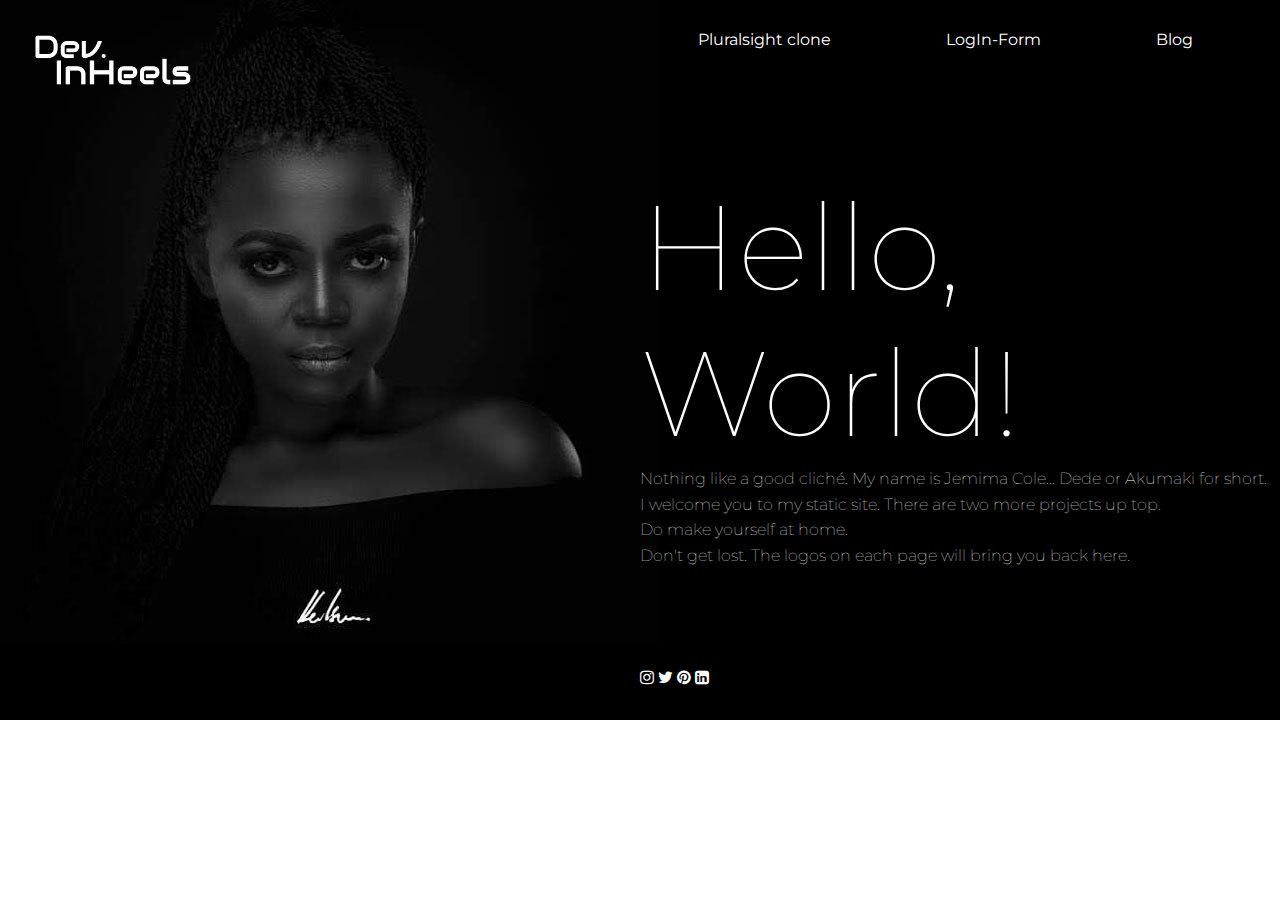
<file: index.html>
<!DOCTYPE html>
<html lang="en">
<head>
    <meta charset="UTF-8">
    <meta name="viewport" content="width=device-width, initial-scale=1.0">
    <meta http-equiv="X-UA-Compatible" content="ie=edge">
    <title>Home</title>
    <link rel="stylesheet" href="style.css">
    <link href="https://fonts.googleapis.com/css?family=Montserrat:200,400,700,900&display=swap" rel="stylesheet">
    <link rel="icon" href="favicon.ico">
    <link rel="stylesheet" href="https://cdnjs.cloudflare.com/ajax/libs/font-awesome/4.7.0/css/font-awesome.min.css">

</head>
<body>
    <header>
        <div class="header">
            <div class="logo">
                <a href="index.html"><img src="img/logo.png" alt=""></a>
            </div>
            <div class="navlink">
                <ul>
                    <li><a href="pluralsight.html">Pluralsight clone</a></li>
                    <!-- <li><a href="#">Spotify-Landing-page</a></li> -->
                    <li><a href="form.html">LogIn-Form</a></li>
                    <li><a href="Blog.html">Blog</a></li>
                </ul>
            </div>
        </div>
    </header>

    <main>
        <div class="mainText">
            <h1>Hello,</h1>
            <h1>World!</h1>

            <p>Nothing like a good cliché. My name is Jemima Cole... Dede or Akumaki for short.</p>
            <p>I welcome you to my static site. There are two more projects up top.<br> Do make yourself at home.</p>
            <p>Don't get lost. The logos on each page will bring you back here. </p>
        </div>

        <div class="name">
            <div class="name1">
                <h2></h2>
                
            </div>
        </div>

        <div>
            <a href="https://www.instagram.com/akumakkki/"><i class="fa fa-instagram" aria-hidden="true"></i></a>
			<a href="https://twitter.com/Akumakki"><i class="fa fa-twitter" aria-hidden="true"></i></a>
			<i class="fa fa-pinterest" aria-hidden="true"></i>
			<a href="https://www.linkedin.com/in/jemima-cole-08a5301a1/ "><i class="fa fa-linkedin-square" aria-hidden="true"></i></a>
        </div>
            

    </main>
            
</body>
</html>
</file>
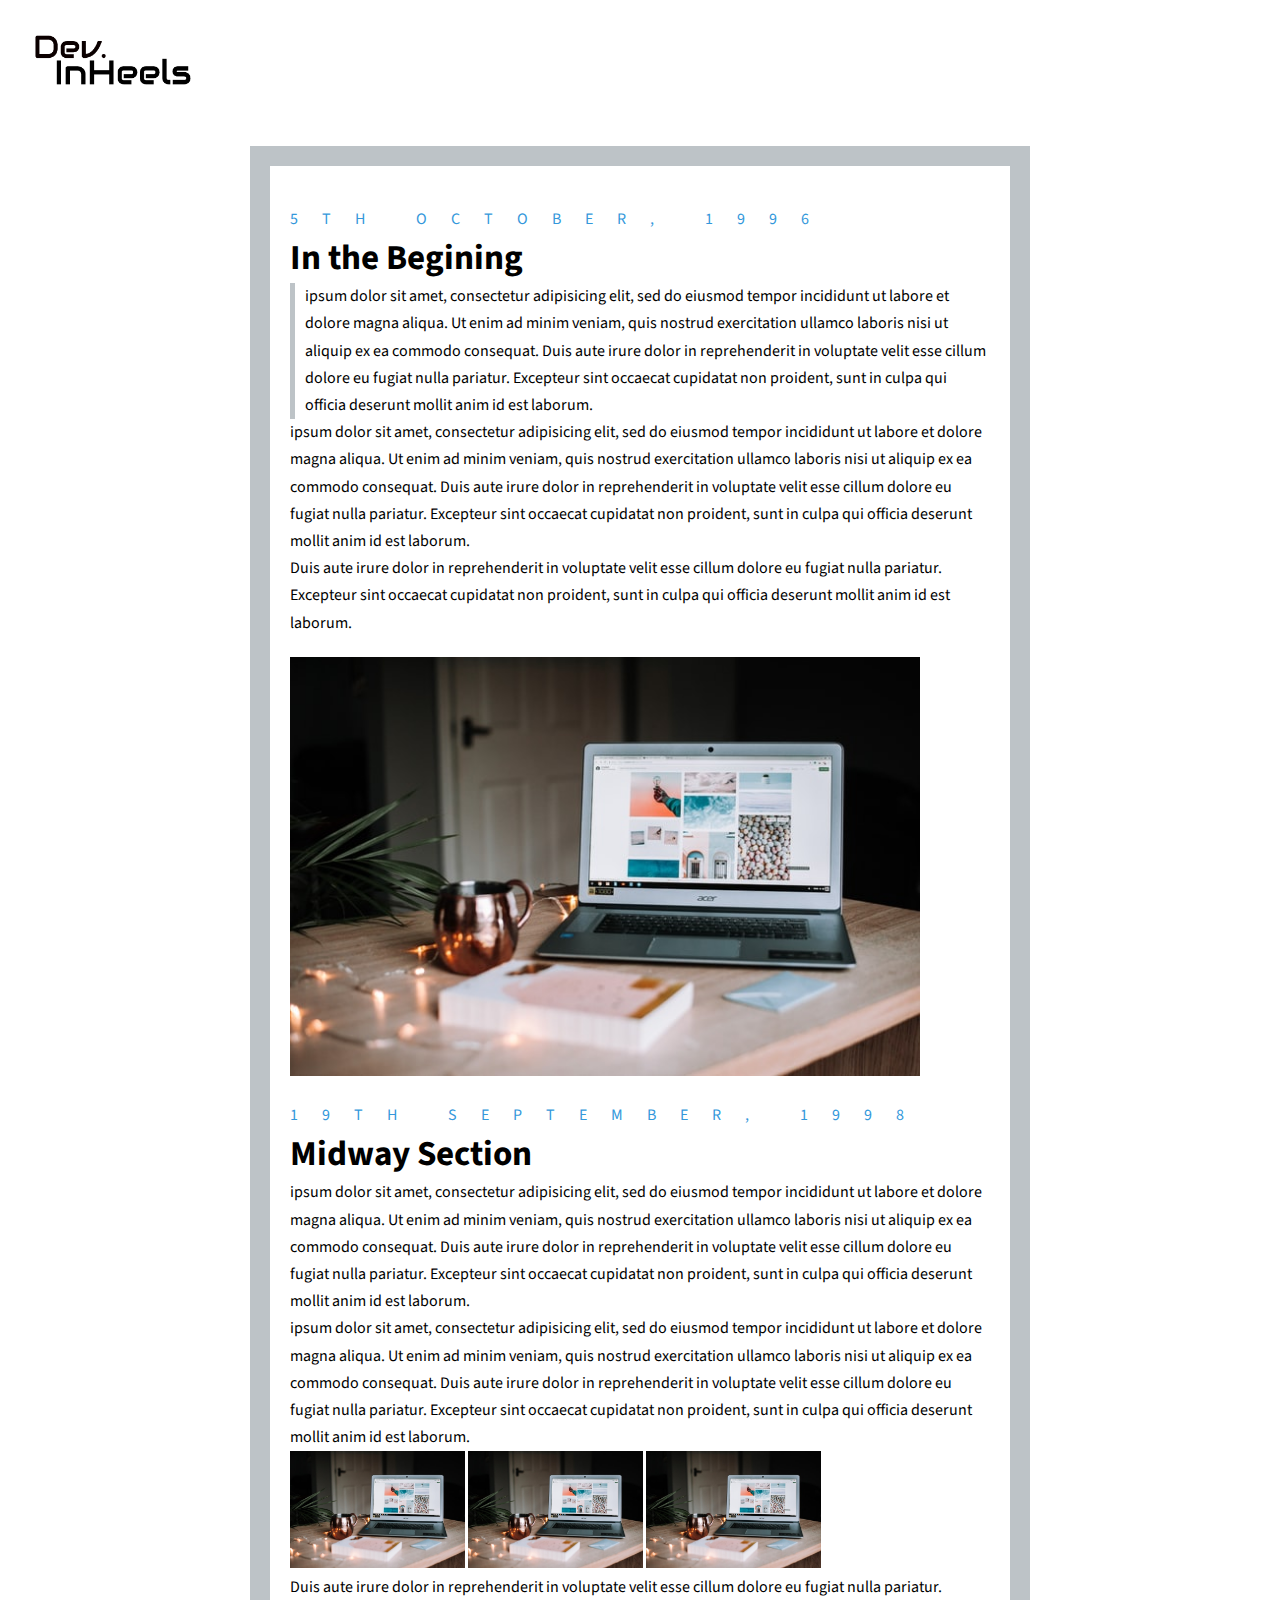
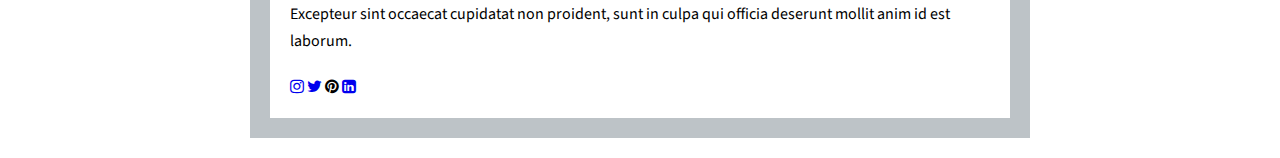
<file: Blog.html>
<!DOCTYPE html>
<html>
<head>
	<title>First Blog</title>

	<!-- css -->
	<!-- <link rel="stylesheet" type="text/css" href="css/Blog.css"> -->
	<link rel="stylesheet" type="text/css" href="Blog.css">

	<!-- icon -->
	<link rel="stylesheet" href="https://cdnjs.cloudflare.com/ajax/libs/font-awesome/4.7.0/css/font-awesome.min.css">

	<!-- Font -->
	<link href="https://fonts.googleapis.com/css2?family=Source+Sans+Pro:wght@200&display=swap" rel="stylesheet">

</head>
<body>

		<header>
			<div class="header">
				<div class="logo">
					<a href="index.html"><img src="img/ami.png" alt=""></a>
				</div>
				<!-- <div class="navlink">
					<ul>
						<li><a href="pluralsight.html">Pluralsight clone</a></li>
						<li><a href="#">Spotify-Landing-page</a></li>
						<li><a href="form.html">Log-in</a></li>
						<li><a href="#">Blog</a></li>
					</ul>
				</div> -->
			</div>
		</header>


		<div class="big-container">
			<div class="post">

				<p class="date">5th october, 1996</p>

				<h2> In the Begining</h2>
					<p class="quote" >ipsum dolor sit amet, consectetur adipisicing elit, sed do eiusmod
					tempor incididunt ut labore et dolore magna aliqua. Ut enim ad minim veniam,
					quis nostrud exercitation ullamco laboris nisi ut aliquip ex ea commodo
					consequat. Duis aute irure dolor in reprehenderit in voluptate velit esse
					cillum dolore eu fugiat nulla pariatur. Excepteur sint occaecat cupidatat non
					proident, sunt in culpa qui officia deserunt mollit anim id est laborum.</p>

					<p>ipsum dolor sit amet, consectetur adipisicing elit, sed do eiusmod
					tempor incididunt ut labore et dolore magna aliqua. Ut enim ad minim veniam,
					quis nostrud exercitation ullamco laboris nisi ut aliquip ex ea commodo
					consequat. Duis aute irure dolor in reprehenderit in voluptate velit esse
					cillum dolore eu fugiat nulla pariatur. Excepteur sint occaecat cupidatat non
					proident, sunt in culpa qui officia deserunt mollit anim id est laborum.</p>


					<p>Duis aute irure dolor in reprehenderit in voluptate velit esse
					cillum dolore eu fugiat nulla pariatur. Excepteur sint occaecat cupidatat non
					proident, sunt in culpa qui officia deserunt mollit anim id est laborum.</p>


			</div>


			<div>
				<img src="img/blog.jpg" width="90%">
			</div>
					

			<div class="post">


					<p class="date">19th September, 1998</p>

				<h2>Midway Section</h2>
					<p>ipsum dolor sit amet, consectetur adipisicing elit, sed do eiusmod
					tempor incididunt ut labore et dolore magna aliqua. Ut enim ad minim veniam,
					quis nostrud exercitation ullamco laboris nisi ut aliquip ex ea commodo
					consequat. Duis aute irure dolor in reprehenderit in voluptate velit esse
					cillum dolore eu fugiat nulla pariatur. Excepteur sint occaecat cupidatat non
					proident, sunt in culpa qui officia deserunt mollit anim id est laborum.</p>
					
					<p>ipsum dolor sit amet, consectetur adipisicing elit, sed do eiusmod
					tempor incididunt ut labore et dolore magna aliqua. Ut enim ad minim veniam,
					quis nostrud exercitation ullamco laboris nisi ut aliquip ex ea commodo
					consequat. Duis aute irure dolor in reprehenderit in voluptate velit esse
					cillum dolore eu fugiat nulla pariatur. Excepteur sint occaecat cupidatat non
					proident, sunt in culpa qui officia deserunt mollit anim id est laborum.</p>

					<div class="img">
						<img src="img/blog.jpg" width="25%">
						<img src="img/blog.jpg" width="25%">
						<img src="img/blog.jpg" width="25%">
					</div>

					<p>Duis aute irure dolor in reprehenderit in voluptate velit esse
					cillum dolore eu fugiat nulla pariatur. Excepteur sint occaecat cupidatat non
					proident, sunt in culpa qui officia deserunt mollit anim id est laborum.</p>


			</div>
			<a href="https://www.instagram.com/akumakkki/"><i class="fa fa-instagram" aria-hidden="true"></i></a>
			<a href="https://twitter.com/Akumakki"><i class="fa fa-twitter" aria-hidden="true"></i></a>
			<i class="fa fa-pinterest" aria-hidden="true"></i>
			<a href="https://www.linkedin.com/in/jemima-cole-08a5301a1/ "><i class="fa fa-linkedin-square" aria-hidden="true"></i></a>
		</div>
	
	












</body>
</html>
</file>
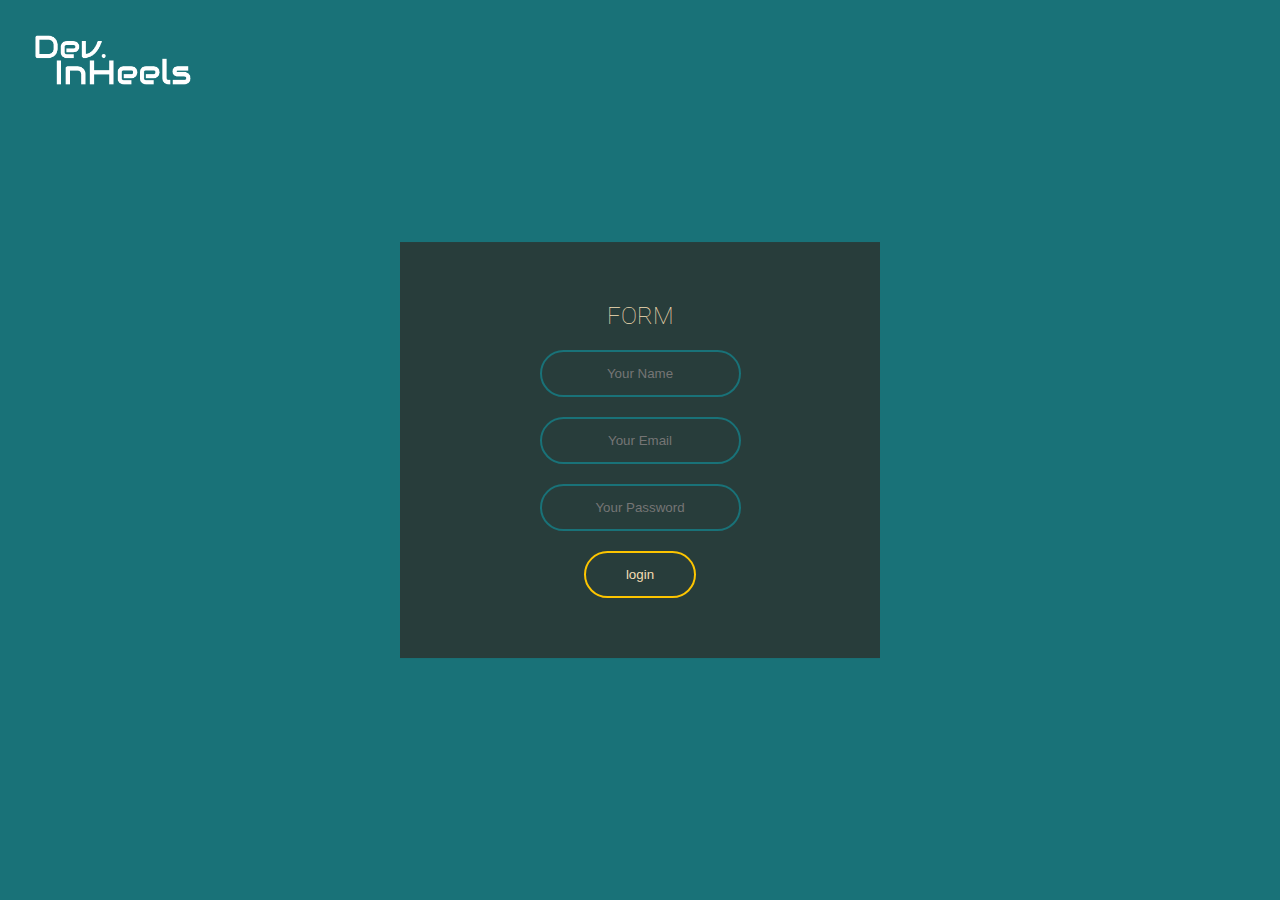
<file: form.html>
<!DOCTYPE html>
<html lang="en">
<head>
    <meta charset="UTF-8">
    <meta name="viewport" content="width=device-width, initial-scale=1.0">
    <title>Animated-Login-form</title>
    <link rel="stylesheet" href="form.css">
    <link href="https://fonts.googleapis.com/css2?family=Roboto:wght@300&display=swap" rel="stylesheet">
</head>
<body>
    

        <header>
            <div class="header">
                <div class="logo">
                    <a href="index.html"><img src="img/logo.png" alt=""></a>
                </div>
                <!-- <div class="navlink">
                    <ul>
                        <li><a href="pluralsight.html">Pluralsight clone</a></li>
                        <li><a href="#">Spotify-Landing-page</a></li>
                        <li><a href="form.html">Log-in</a></li>
                        <li><a href="#">Blog</a></li>
                    </ul>
                </div> -->
            </div>
        </header>

        <form class="form">
            <h2>Form</h2>
            <input type="text" name="" placeholder="Your Name">
            <input type="email" name="" placeholder="Your Email">
            <input type="password" name="" placeholder="Your Password">
            <input type="submit" name="" value="login">
        </form>


</body>
</html>
</file>
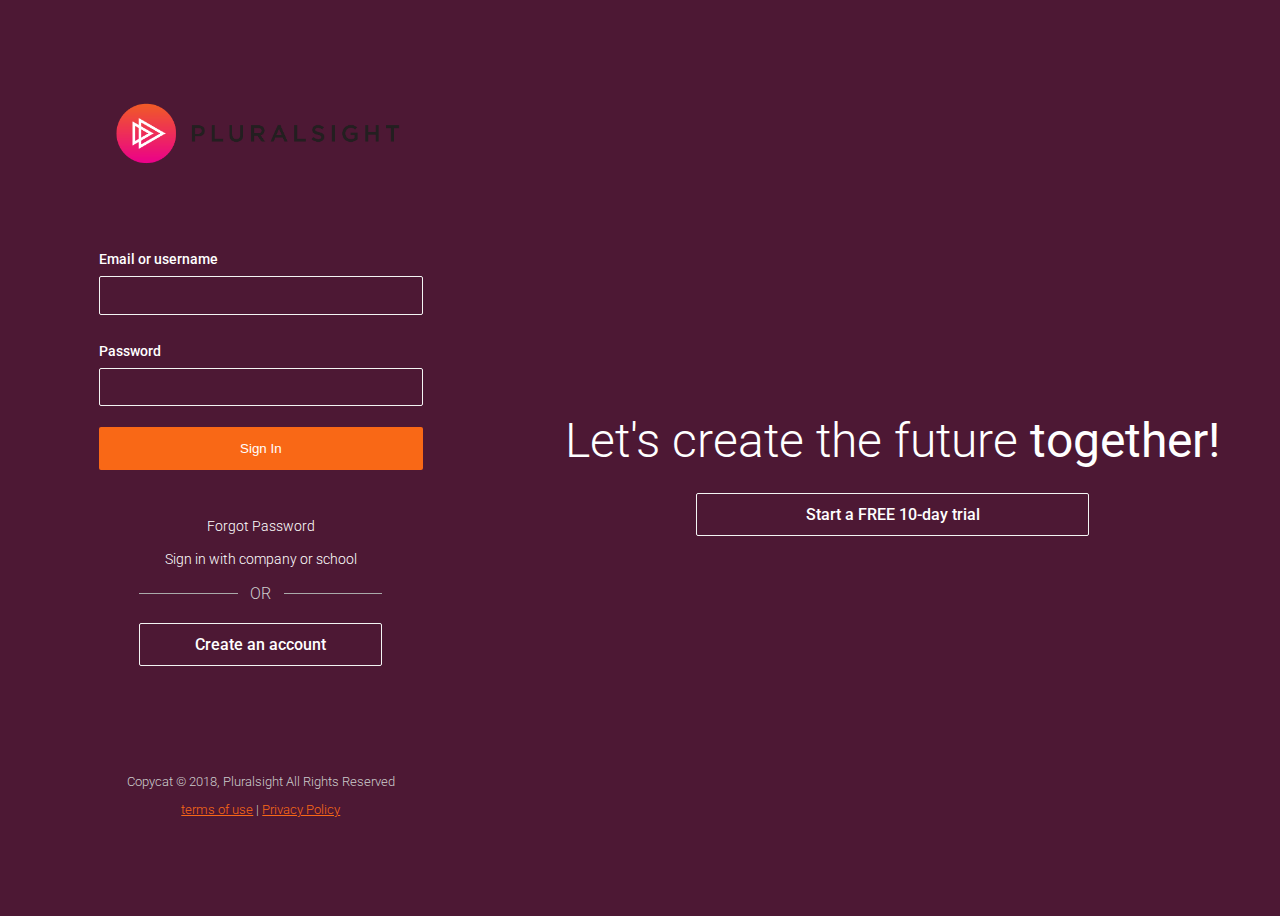
<file: pluralsight.html>
<!DOCTYPE html>
<html lang="en">
<head>
    <meta charset="UTF-8">
    <meta name="viewport" content="width=device-width, initial-scale=1.0">
    <title>Glowy Buttons</title>
    <link rel="stylesheet" href="pluralsight.css">
    <link rel="preconnect" href="https://fonts.gstatic.com">
    <link href="https://fonts.googleapis.com/css2?family=Roboto:wght@300&display=swap" rel="stylesheet">
    <link rel="icon" href="favicon2.ico">
</head>
<body>
    <div class="main-container">
        <div class="first-column">
          <div class="form-area">
            <div class="logo">
              <a href="index.html"><img src="img/pluralsight.png" alt="Pluralsight" /></a>
            </div>
            <form>
              <div>
                  <label>Email or username</label>
                  <input type="text" class="text-input" />
                </div>
                <div>
                <label>Password</label>
                <input type="password" class="text-input" />
              </div>
              <button type="submit" class="primary-btn">Sign In</button>
            </form>
            <div class="links">
              <a href="#">Forgot Password</a>
              <a href="#">Sign in with company or school</a>
            </div>
            <div class="or">
              <hr class="sticks" />
              <span>OR</span>
              <hr class="sticks" />
            </div>
            <a href="#" class="secondary-btn">Create an account</a>
          </div>
          <footer class="copyright">
            <p>Copycat &copy; 2018, Pluralsight All Rights Reserved</p>
            <div>
              <a href="#">terms of use</a> | <a href="#">Privacy Policy</a>
            </div>
          </footer>
        </div>
        <div class="second-column">
          <div class="second-column-box">
            <div class="second-column-box-content">
              <h1 class="second-column-box-text">
                Let's create the future <strong>together!</strong>
              </h1>
              <a href="#" class="secondary-btn">Start a FREE 10-day trial</a>
            </div>
          </div>
        </div>
      </div>
</body>
</html>
</file>
<file: style.css>
*{
    margin: 0;
    padding: 0;
    text-decoration: none;
    list-style: none;
    color: #fff;
    font-family: 'Montserrat', sans-serif;
}

body{
    background: url(img/background.jpg) no-repeat;
    background-size: cover;
}

.header{
    display: flex;
}

.logo{
    flex: 1;
}

.logo img{
    height: 60px;
    padding: 30px;
}

.navlink{
    flex: 1;
    padding: 30px;
}

.navlink li:hover{
    border-bottom: 1px solid #fff;
}

.navlink ul{
    display: flex;
    justify-content: space-around;
}

main{
    margin-left: 50%;
}

.mainText{
    margin-top: 50px;
}

.mainText h1{
    font-size: 120px;
    font-weight: lighter;
    /* background: -webkit-linear-gradient(-135deg,#441a15,#c5673e);
    -webkit-text-fill-color: transparent;
    -webkit-background-clip: text; */
    color: #fff;
}

.mainText p{
    color: #ffffff
}

.button{
    margin: 50px 0 50px 60px;
    padding: 10px 30px;
    background: none;
    border: 1px solid #fff;
}

.button:hover{
    cursor: pointer;
    border: 1px solid #000;
    background: #fff;
    color: #000;
}

p {
    line-height: 1.6;
    font-weight: lighter;
}
.name{
    display: flex;
    margin-top: 100px;
}

.name1{
    padding-right: 50px;
}


.name h2{
    color: #fff;
}

.name p{
    color: #fff;
}

.share i{
    position: absolute;
    top: 90%;
    left: 60px;
    color: rgba(225,225,225,0.4)

}

.left i{
    position: absolute;
    top: 50%;
    left: 20px;
    font-size: 30px;
    color: rgba(225,225,225,0.4)
}

.right i{
    position: absolute;
    top: 50%;
    right: 20px;
    font-size: 30px;
    color: rgba(225,225,225,0.4)
}

.left i:hover, .right i:hover{
    color: rgba(225,225,225,)
}
</file>
<file: Blog.css>
*{
	margin: 0;
	padding: 0;
}

body {
	
	font-family: 'Source Sans Pro', sans-serif;
}

.big-container {
	border: 20px solid #bdc3c7;
	width: 700px;
	max-width: 100%;
	margin: 20px auto;
	padding: 20px;
}
.date{
	color: #3498db;
	text-transform: uppercase;
	letter-spacing: 1.5rem;
	padding-top: 20px;
}

h2{
	font-size: 35px;
}

.quote{
	border-left: 5px solid #bdc3c7;
	padding-left: 10px;
}

hr {
    border: 0;
    height: 1px;
    background-image: linear-gradient(to right, rgba(0, 0, 0, 0), rgba(0, 0, 0, 0.75), rgba(0, 0, 0, 0));
}

p{
	line-height: 1.7em;
}

.post{
	margin-bottom: 20px;
}

.img{
/*	margin: 2% auto;*/
}


.header{
    display: flex;
}

.logo{
    flex: 1;
}

.logo img{
    height: 60px;
    padding: 30px;
}

.navlink{
    flex: 1;
    padding: 30px;
}

.navlink li:hover{
    border-bottom: 1px solid #fff;
}

.navlink ul{
    display: flex;
    justify-content: space-around;
}
</file>
<file: form.css>
body{
    background-color: #197278;
    margin: 0;
    padding: 0;
}


.form{
    width: 400px;
    padding: 40px;
    position: absolute;
    top: 50%;
    left: 50%;
    transform: translate(-50%, -50%);
    text-align: center;
    background-color: #283d3b; 

}

.form h2 {
    color: wheat;
    text-transform: uppercase;
    font-weight: lighter;
    font-family: 'Roboto', sans-serif;
}

.form input[type = "text"],input[type = "email"] , .form input[type = "password"] {
    background: none;
    display: block;
    border: none;
    text-align: center;
    margin: 20px auto;
    border: 2px solid #197278;
    padding: 14px 10px;
    outline: none;
    border-radius: 25px;
    color: wheat;
    transition: 0.25s;
}



.form input[type = "text"]:focus, input[type = "email"]:focus, .form input[type = "password"]:focus {
    width: 280px;
    border-color: #fdc500;
}

.form input[type = "submit"]{
    background: none;
    display: block;
    border: none;
    text-align: center;
    margin: 20px auto;
    border: 2px solid #fdc500;
    padding: 14px 40px;
    outline: none;
    border-radius: 25px;
    color: wheat;
    transition: 0.25s;
    cursor: pointer;
}

.header{
    display: flex;
}

.logo{
    flex: 1;
}

.logo img{
    height: 60px;
    padding: 30px;
}

.navlink{
    flex: 1;
    padding: 30px;
}

.navlink li:hover{
    border-bottom: 1px solid #fff;
}

.navlink ul{
    display: flex;
    justify-content: space-around;
}
</file>
<file: pluralsight.css>
* {
  box-sizing: border-box;
}

body {
  font-family: 'Roboto', sans-serif;
  font-weight: 300;
  background: #4d1834;
  color: #fff;
  overflow: hidden;
}

h1,h2,h3,h4,h5,h6 {
  font-weight: 300;
}

.main-container {
  display: flex;
  flex-direction: row;
}

.first-column {
  display: flex;
  flex-direction: column;
  flex: 1;
  align-items: center;
  justify-content: center;
  height: 100vh;
}

.second-column {
  flex: 1;
}

/* form-area */
.form-area {
  display: flex;
  flex-direction: column;
  justify-content: center;
  align-items: center;
  width: 80%;
  padding-bottom: 1rem;
}

.form-area form {
  width: 80%;
  padding-bottom: 3rem;
}

.form-area .logo {
  margin-bottom: 8vh;
}

.form-area .logo img {
  width: 300px;
}

.form-area label {
  font-size: 0.9rem;
  line-height: 2rem;
  font-weight: 500;
}

.form-area .text-input {
  margin-bottom: 1.3rem;
  width: 100%;
  border-radius: 2px;
  background: none;
  border: 1px solid #f4f4f4;
  color: #ccc;
  padding: 0.5rem 1rem;
  line-height: 1.3rem;
}

.form-area .primary-btn {
  width: 100%;
}

.form-area .secondary-btn,
.or,
.links {
  width: 60%;
}

.form-area .links a {
  display: block;
  color: #fff;
  text-decoration: none;
  margin-bottom: 1rem;
  text-align: center;
  font-size: 0.9rem;
}

.form-area .or {
  display: flex;
  flex-direction: row;
  margin-bottom: 1.2rem;
  align-items: center;
}

.form-area .or .sticks {
  flex: auto;
  border: none;
  height: 1px;
  background: #aaa;
}

.form-area .or span {
  color: #ccc;
  padding: 0 0.8rem;
}

/* second-column-box */
.second-column-box {
  display: flex;
  justify-content: center;
  align-items: center;
  background: url('https://image.ibb.co/cO9Lxq/login-bg.jpg') no-repeat center center / cover;
  height: 100vh;
  text-align: center;
}

.second-column-box .second-column-box-text {
  font-size: 3rem;
  width: 100%;
  color: #fff;
  margin-bottom: 1.5rem;
}

.second-column-box .secondary-btn {
  width: 60%;
  margin: auto;
}

/* copyright */
.copyright {
  color: #ccc;
  text-align: center;
  font-size: 0.8rem;
  max-width: 80%;
  padding-top: 5rem;
}

.copyright a {
  color: #f96816;
  text-decoration: underline;
}

/* Buttons */
.primary-btn {
  padding: 0.7rem 1rem;
  height: 2.7rem;
  display: block;
  border: 0;
  border-radius: 2px;
  font-weight: 500;
  background: #f96816;
  color: #fff;
  text-decoration: none;
  cursor: pointer;
  text-align: center;
  transition: all 0.5s;
}

.primary-btn:hover {
  background-color: #ff7b39;
}

.secondary-btn {
  padding: 0.7rem 1rem;
  height: 2.7rem;
  display: block;
  border: 1px solid #f4f4f4;
  border-radius: 2px;
  font-weight: 500;
  background: none;
  color: #fff;
  text-decoration: none;
  cursor: pointer;
  text-align: center;
  transition: all 0.5s;
}

.secondary-btn:hover {
  border-color: #ff7b39;
  color: #ff7b39;
}

/* Media Queries */
@media (min-width: 1200px) {
  .first-column {
    flex: 4;
  }

  .second-column {
    flex: 6;
  }
}

@media (max-width: 768px) {
  body {
    overflow: auto;
  }

  .second-column {
    display: none;
  }

  .first-column {
    justify-content: start;
    margin-top: 4vh;
  }

  #signin .logo {
    margin-bottom: 2vh;
  }

  #signin .text-input {
    margin-bottom: 0.7rem;
  }

  #main-footer {
    padding-top: 1rem;
  }
}
</file>
